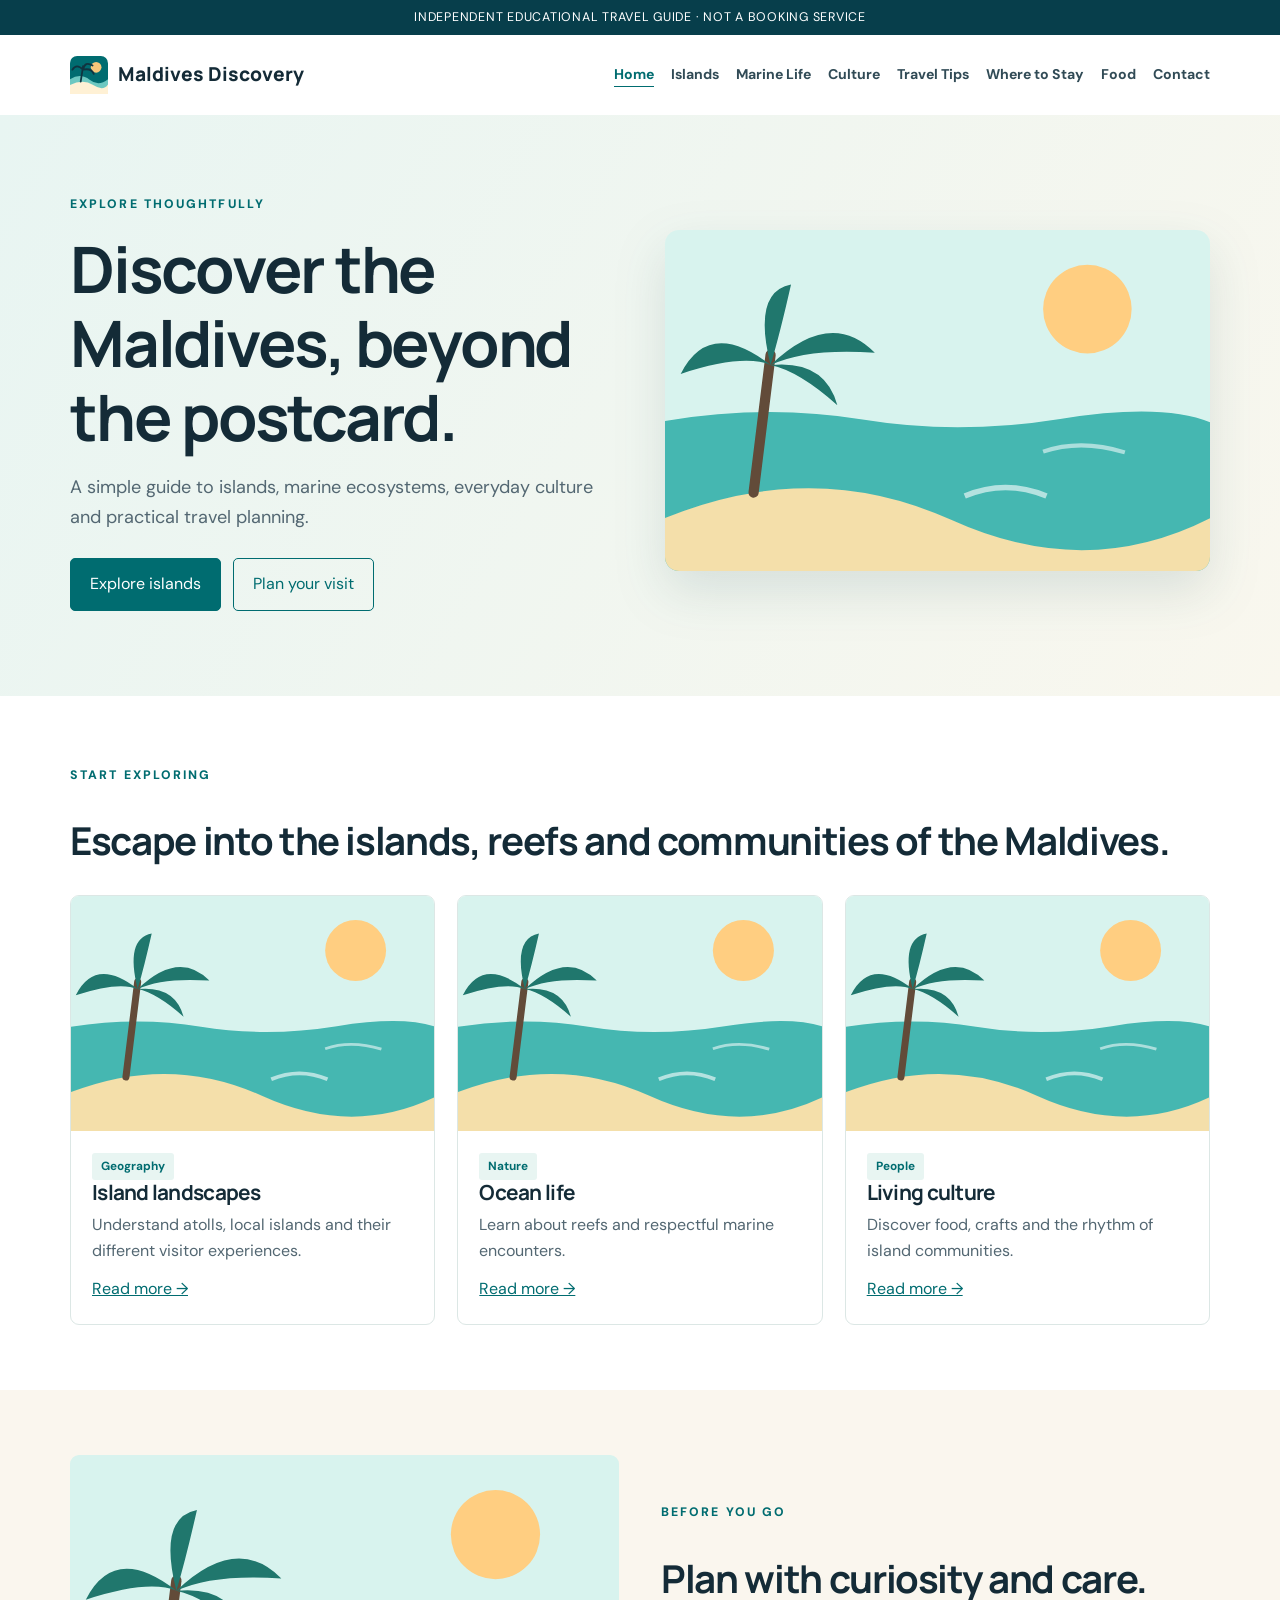
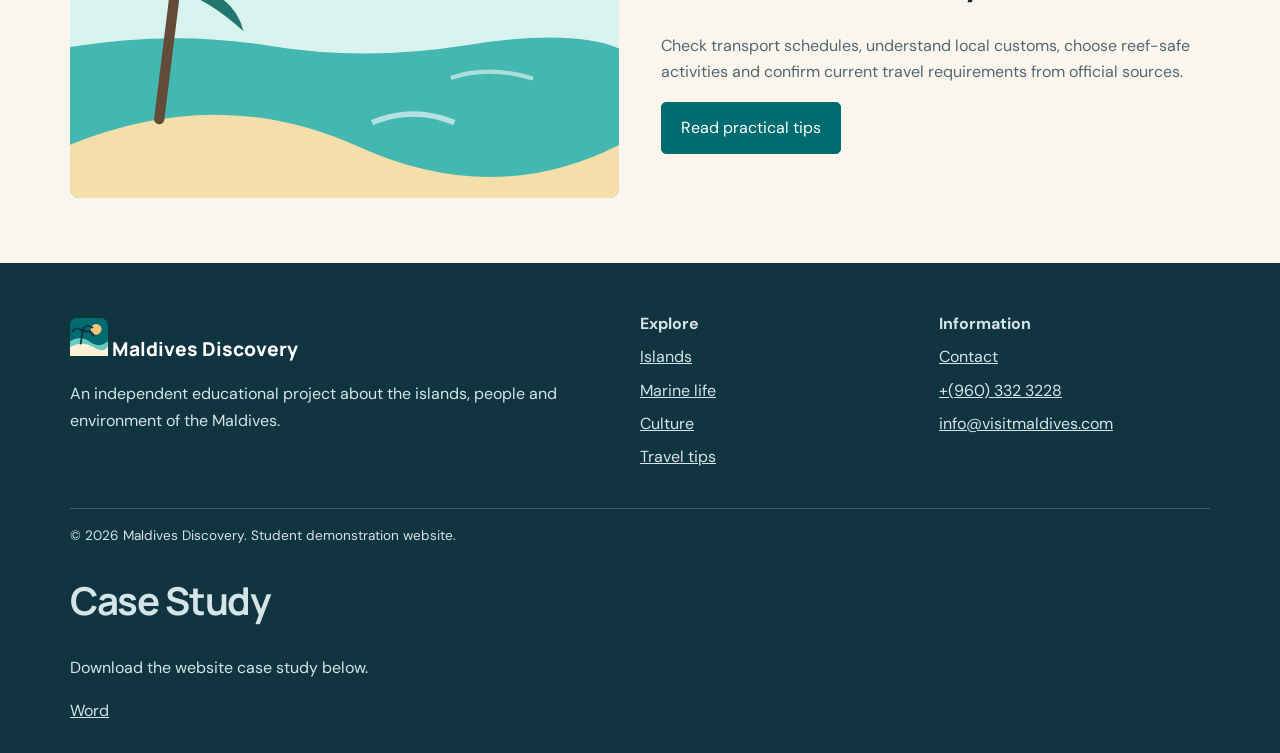
<file: index.html>
<!DOCTYPE html>
<html lang="en">

<head>
    <meta charset="utf-8" />
    <meta content="width=device-width,initial-scale=1" name="viewport" />
    <meta content="Discover the Maldives through an educational guide." name="description" />
    <title>
        Home | Maldives Discovery
    </title>
    <link href="assets/logo.svg" rel="icon" type="image/svg+xml" />
    <link href="assets/style.css" rel="stylesheet" />
    <script defer="" src="assets/script.js">
    </script>
</head>

<body>
    <a class="skip" href="#main">
        Skip to content
    </a>
    <div class="top">
        INDEPENDENT EDUCATIONAL TRAVEL GUIDE &middot; NOT A BOOKING SERVICE
    </div>
    <div class="container">
        <nav aria-label="Main navigation" class="nav">
            <a class="brand" href="index.html">
                <img alt="" src="assets/logo.svg" />
                Maldives Discovery
            </a>
            <button aria-controls="navlinks" aria-expanded="false" class="menu">
                Menu
            </button>
            <div class="links" id="navlinks">
                <a aria-current="page" href="index.html">
                    Home
                </a>
                <a href="islands.html">
                    Islands
                </a>
                <a href="marine.html">
                    Marine Life
                </a>
                <a href="culture.html">
                    Culture
                </a>
                <a href="travel.html">
                    Travel Tips
                </a>
                <a href="stays.html">
                    Where to Stay
                </a>
                <a href="food.html">
                    Food
                </a>
                <a href="contact.html">
                    Contact
                </a>
            </div>
        </nav>
    </div>
    <main id="main">
        <section class="hero">
            <div class="container hero-inner">
                <div>
                    <span class="eyebrow">
                        Explore thoughtfully
                    </span>
                    <h1>
                        Discover the Maldives, beyond the postcard.
                    </h1>
                    <p class="lead">
                        A simple guide to islands, marine ecosystems, everyday culture and practical travel planning.
                    </p>
                    <div class="actions">
                        <a class="btn" href="islands.html">
                            Explore islands
                        </a>
                        <a class="btn secondary" href="travel.html">
                            Plan your visit
                        </a>
                    </div>
                </div>
                <img alt="Real aerial photograph of a palm-lined Maldives beach and turquoise lagoon" class="hero-art"
                    decoding="async" loading="lazy" onerror="this.onerror=null;this.src='assets/islands.svg'"
                    referrerpolicy="no-referrer"
                    src="https://images.unsplash.com/photo-1580452356610-d8428b35410d?q=80&w=627&auto=format&fit=crop&ixlib=rb-4.1.0&ixid=NHwxMjA3fDA%3D" />
            </div>
        </section>
        <section class="section">
            <div class="container">
                <span class="eyebrow">
                    Start exploring
                </span>
                <h2>
                    Escape into the islands, reefs and communities of the Maldives.
                </h2>
                <p class="intro">

                </p>
                <div class="grid">
                    <article class="card" data-category="all">
                        <img alt="Real photograph of a Maldivian island and beach" decoding="async" loading="lazy"
                            onerror="this.onerror=null;this.src='assets/islands.svg'" referrerpolicy="no-referrer"
                            src="https://images.unsplash.com/photo-1610964029130-fed216b99544?q=80&w=1374&auto=format&fit=crop&ixlib=rb-4.1.0&ixid=NHwxMjA3fDA%3D" />
                        <div class="card-content">
                            <span class="tag">
                                Geography
                            </span>
                            <h3>
                                Island landscapes
                            </h3>
                            <p>
                                Understand atolls, local islands and their different visitor experiences.
                            </p>
                            <a href="islands.html">
                                Read more &rarr;
                            </a>
                        </div>
                    </article>
                    <article class="card" data-category="all">
                        <img alt="Real aerial photograph of an island in the Maldives" decoding="async" loading="lazy"
                            onerror="this.onerror=null;this.src='assets/islands.svg'" referrerpolicy="no-referrer"
                            src="https://images.unsplash.com/photo-1768438194652-651b5a6d9580?q=80&w=880&auto=format&fit=crop&ixlib=rb-4.1.0&ixid=NHwxMjA3fDA%3D" />
                        <div class="card-content">
                            <span class="tag">
                                Nature
                            </span>
                            <h3>
                                Ocean life
                            </h3>
                            <p>
                                Learn about reefs and respectful marine encounters.
                            </p>
                            <a href="marine.html">
                                Read more &rarr;
                            </a>
                        </div>
                    </article>
                    <article class="card" data-category="all">
                        <img alt="Real photograph of a coral reef island in the Maldives" decoding="async"
                            loading="lazy" onerror="this.onerror=null;this.src='assets/islands.svg'"
                            referrerpolicy="no-referrer"
                            src="https://images.unsplash.com/photo-1612294590672-fa8da573f09c?w=500&auto=format&fit=crop&q=60&ixlib=rb-4.1.0&ixid=NHwxMjA3fDA%3D" />
                        <div class="card-content">
                            <span class="tag">
                                People
                            </span>
                            <h3>
                                Living culture
                            </h3>
                            <p>
                                Discover food, crafts and the rhythm of island communities.
                            </p>
                            <a href="culture.html">
                                Read more &rarr;
                            </a>
                        </div>
                    </article>
                </div>
            </div>
        </section>
        <section class="section alt">
            <div class="container split">
                <img alt="Real aerial photograph of a palm-lined Maldives beach and turquoise lagoon" decoding="async"
                    loading="lazy" onerror="this.onerror=null;this.src='assets/islands.svg'"
                    referrerpolicy="no-referrer"
                    src="https://images.unsplash.com/photo-1667052965484-d0413a1f2cc8?w=500&auto=format&fit=crop&q=60&ixlib=rb-4.1.0&ixid=NHwxMjA3fDA%3D" />
                <div>
                    <span class="eyebrow">
                        Before you go
                    </span>
                    <h2>
                        Plan with curiosity and care.
                    </h2>
                    <p>
                        Check transport schedules, understand local customs, choose reef-safe activities and confirm
                        current travel requirements from official sources.
                    </p>
                    <a class="btn" href="travel.html">
                        Read practical tips
                    </a>
                </div>
            </div>
        </section>

    </main>
    <footer class="footer">
        <div class="container">
            <div class="footergrid">
                <div>
                    <a class="brand" href="index.html" style="color:white">
                        <img alt="" src="assets/logo.svg" />
                        Maldives Discovery
                    </a>
                    <p>
                        An independent educational project about the islands, people and environment of the Maldives.
                    </p>
                </div>
                <div>
                    <strong>
                        Explore
                    </strong>
                    <a href="islands.html">
                        Islands
                    </a>
                    <a href="marine.html">
                        Marine life
                    </a>
                    <a href="culture.html">
                        Culture
                    </a>
                    <a href="travel.html">
                        Travel tips
                    </a>
                </div>
                <div>
                    <strong>
                        Information
                    </strong>
                    <a href="contact.html">
                        Contact
                    </a>
                    <a href="tel:+9603323228">
                        +(960) 332 3228
                    </a>
                    <a href="mailto:info@visitmaldives.com">
                        info@visitmaldives.com
                    </a>
                </div>
            </div>
            <div class="footerbottom">
                &copy; 2026 Maldives Discovery. Student demonstration website.
            </div>
            <section>
                <h2>Case Study</h2>
                <p>Download the website case study below.</p>

                <a href="case-study/SD1004_Case_Study.docx" download>Word</a>
            </section>

        </div>

    </footer>
</body>

</html>
</file>
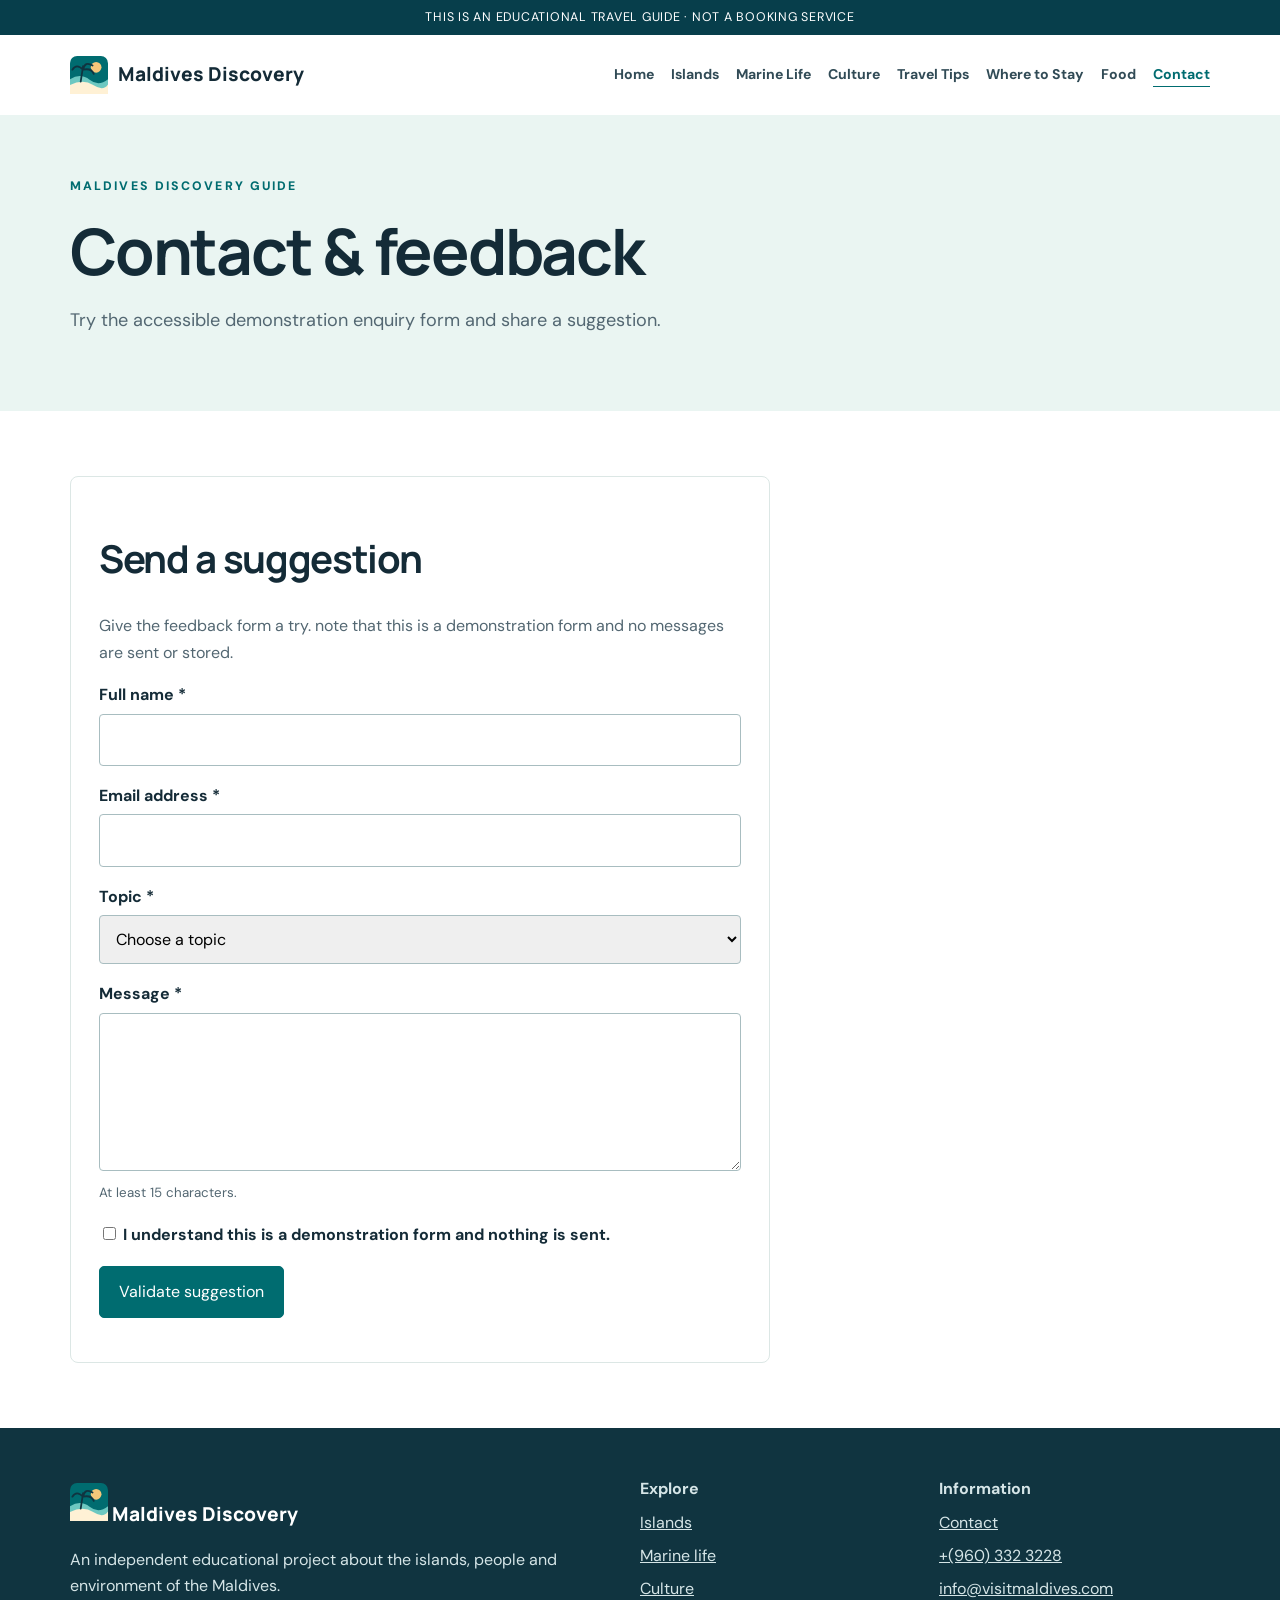
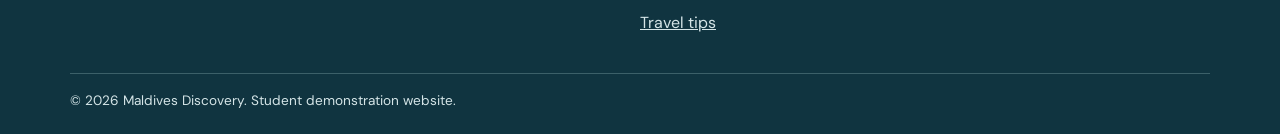
<file: contact.html>
<!DOCTYPE html>
<html lang="en">

<head>
    <meta charset="utf-8" />
    <meta content="width=device-width,initial-scale=1" name="viewport" />
    <meta content="Try the accessible demonstration enquiry form and share a suggestion." name="description" />
    <title>
        Contact &amp; feedback | Maldives Discovery
    </title>
    <link href="assets/logo.svg" rel="icon" type="image/svg+xml" />
    <link href="assets/style.css" rel="stylesheet" />
    <script defer="" src="assets/script.js">
    </script>
</head>

<body>
    <a class="skip" href="#main">
        Skip to content
    </a>
    <div class="top">
        THIS IS AN EDUCATIONAL TRAVEL GUIDE &middot; NOT A BOOKING SERVICE
    </div>
    <div class="container">
        <nav aria-label="Main navigation" class="nav">
            <a class="brand" href="index.html">
                <img alt="" src="assets/logo.svg" />
                Maldives Discovery
            </a>
            <button aria-controls="navlinks" aria-expanded="false" class="menu">
                Menu
            </button>
            <div class="links" id="navlinks">
                <a href="index.html">
                    Home
                </a>
                <a href="islands.html">
                    Islands
                </a>
                <a href="marine.html">
                    Marine Life
                </a>
                <a href="culture.html">
                    Culture
                </a>
                <a href="travel.html">
                    Travel Tips
                </a>
                <a href="stays.html">
                    Where to Stay
                </a>
                <a href="food.html">
                    Food
                </a>
                <a aria-current="page" href="contact.html">
                    Contact
                </a>
            </div>
        </nav>
    </div>
    <main id="main">
        <header class="pagehead">
            <div class="container">
                <span class="eyebrow">
                    Maldives Discovery Guide
                </span>
                <h1>
                    Contact &amp; feedback
                </h1>
                <p class="lead">
                    Try the accessible demonstration enquiry form and share a suggestion.
                </p>
            </div>
        </header>
        <section class="section">
            <div class="container">
                <div class="form-wrap">
                    <h2>
                        Send a suggestion
                    </h2>
                    <p>
                        Give the feedback form a try. note that this is a demonstration form and no messages are sent or stored.
                    </p>
                    <form id="enquiry" novalidate="">
                        <div class="field">
                            <label for="name">
                                Full name *
                            </label>
                            <input autocomplete="name" id="name" minlength="2" name="name" required="" />
                        </div>
                        <div class="field">
                            <label for="email">
                                Email address *
                            </label>
                            <input autocomplete="email" id="email" name="email" required="" type="email" />
                        </div>
                        <div class="field">
                            <label for="topic">
                                Topic *
                            </label>
                            <select id="topic" name="topic" required="">
                                <option value="">
                                    Choose a topic
                                </option>
                                <option>
                                    Island information
                                </option>
                                <option>
                                    Marine environment
                                </option>
                                <option>
                                    Website feedback
                                </option>
                            </select>
                        </div>
                        <div class="field">
                            <label for="message">
                                Message *
                            </label>
                            <textarea id="message" minlength="15" name="message" required="" rows="5"></textarea>
                            <small>
                                At least 15 characters.
                            </small>
                        </div>
                        <div class="field">
                            <label>
                                <input name="consent" required="" style="width:auto" type="checkbox" />
                                I understand this is a demonstration form and nothing is sent. 
                            </label>
                        </div>
                        <button class="btn" type="submit">
                            Validate suggestion
                        </button>
                        <p aria-live="polite" id="form-status" role="status">
                        </p>
                    </form>
                </div>
            </div>
        </section>
    </main>
    <footer class="footer">
        <div class="container">
            <div class="footergrid">
                <div>
                    <a class="brand" href="index.html" style="color:white">
                        <img alt="" src="assets/logo.svg" />
                        Maldives Discovery
                    </a>
                    <p>
                        An independent educational project about the islands, people and environment of the Maldives.
                    </p>
                </div>
                <div>
                    <strong>
                        Explore
                    </strong>
                    <a href="islands.html">
                        Islands
                    </a>
                    <a href="marine.html">
                        Marine life
                    </a>
                    <a href="culture.html">
                        Culture
                    </a>
                    <a href="travel.html">
                        Travel tips
                    </a>
                </div>
                <div>
                    <strong>
                        Information
                    </strong>
                    <a href="contact.html">
                        Contact
                    </a>
                    <a href="tel:+9603323228">
                        +(960) 332 3228
                    </a>
                    <a href="mailto:info@visitmaldives.com">
                        info@visitmaldives.com
                    </a>
                </div>
            </div>
            <div class="footerbottom">
                &copy; 2026 Maldives Discovery. Student demonstration website.
            </div>
        </div>
      
    </footer>
</body>

</html>
</file>
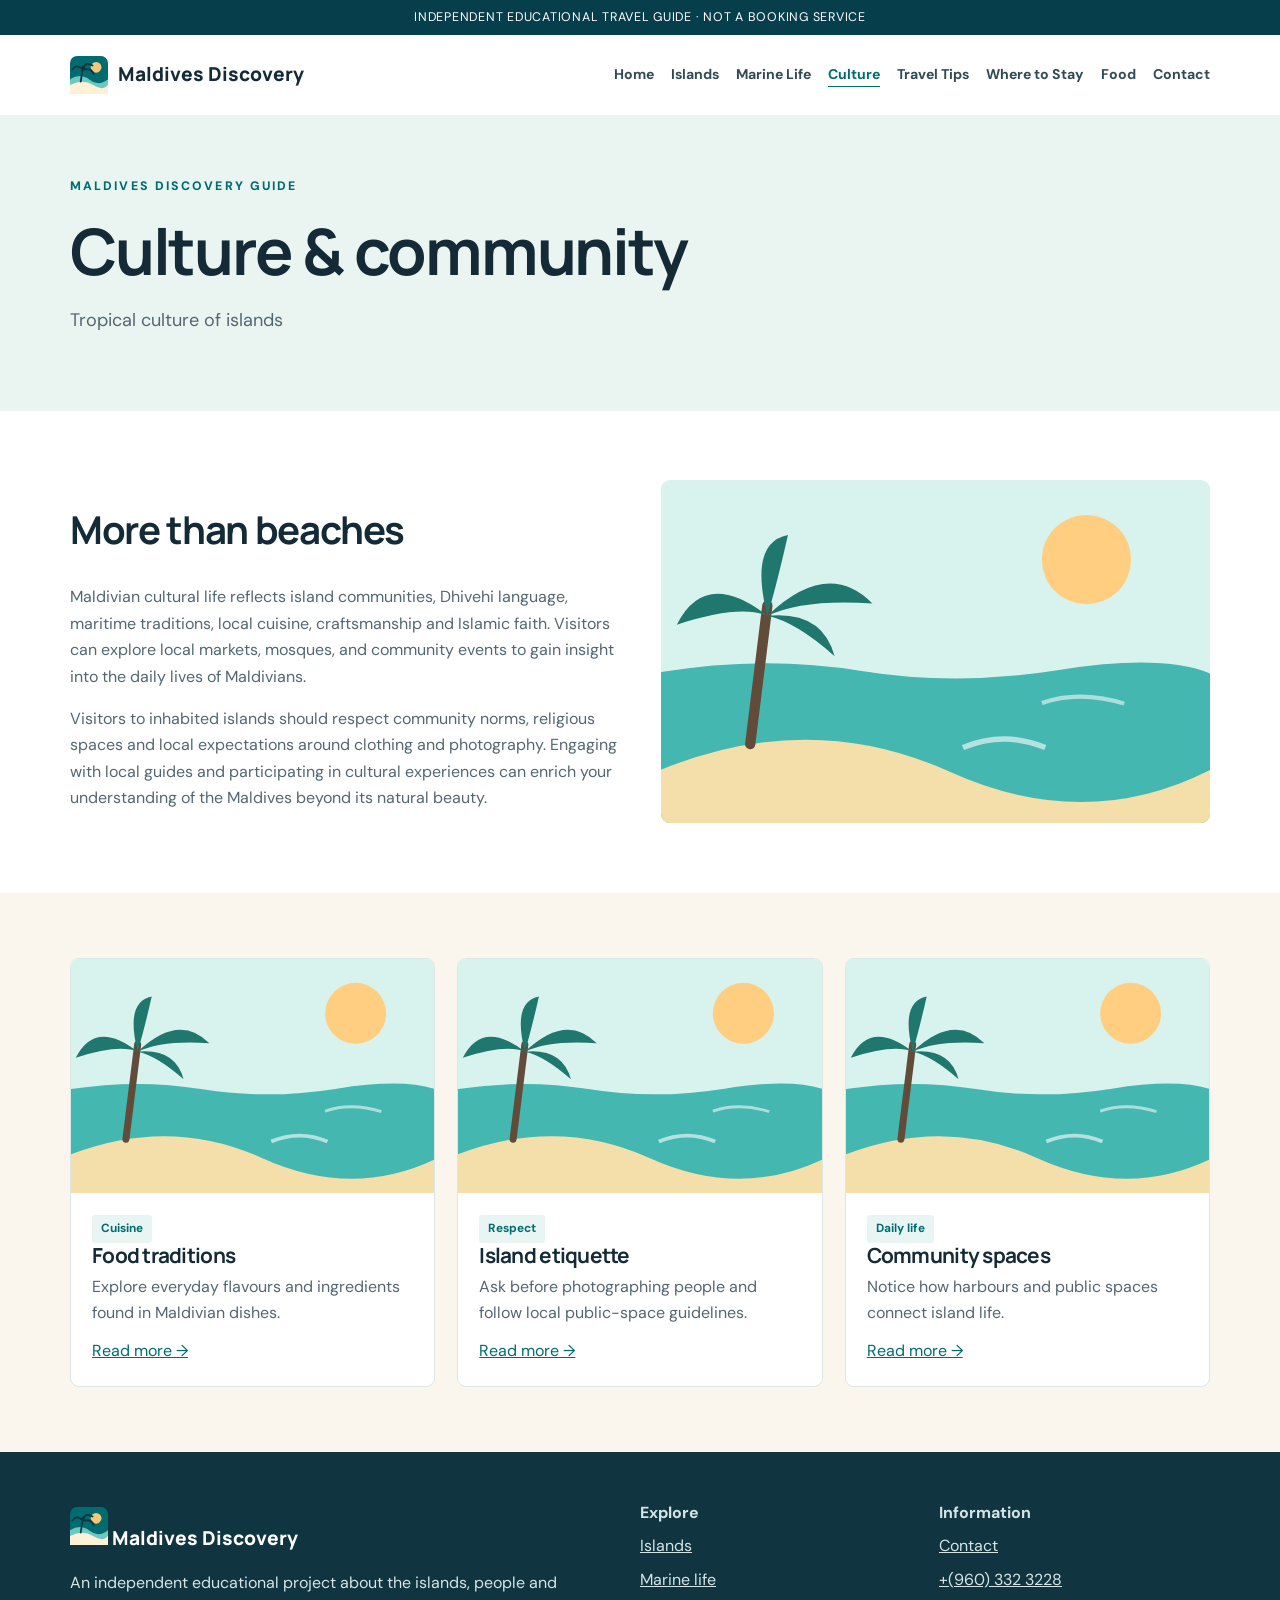
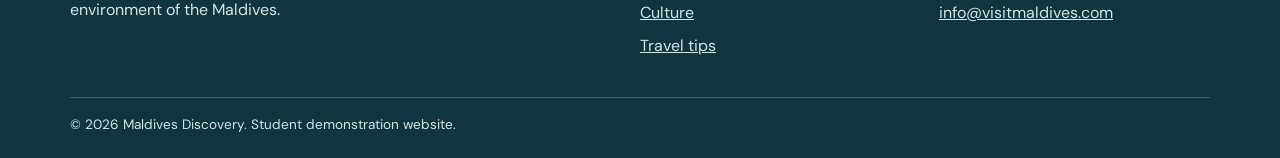
<file: culture.html>
<!DOCTYPE html>
<html lang="en">

<head>
    <meta charset="utf-8" />
    <meta content="width=device-width,initial-scale=1" name="viewport" />
    <meta content="An introduction to everyday island traditions and respectful visiting." name="description" />
    <title>
        Culture &amp; community | Maldives Discovery
    </title>
    <link href="assets/logo.svg" rel="icon" type="image/svg+xml" />
    <link href="assets/style.css" rel="stylesheet" />
    <script defer="" src="assets/script.js">
    </script>
</head>

<body>
    <a class="skip" href="#main">
        Skip to content
    </a>
    <div class="top">
        INDEPENDENT EDUCATIONAL TRAVEL GUIDE &middot; NOT A BOOKING SERVICE
    </div>
    <div class="container">
        <nav aria-label="Main navigation" class="nav">
            <a class="brand" href="index.html">
                <img alt="" src="assets/logo.svg" />
                Maldives Discovery
            </a>
            <button aria-controls="navlinks" aria-expanded="false" class="menu">
                Menu
            </button>
            <div class="links" id="navlinks">
                <a href="index.html">
                    Home
                </a>
                <a href="islands.html">
                    Islands
                </a>
                <a href="marine.html">
                    Marine Life
                </a>
                <a aria-current="page" href="culture.html">
                    Culture
                </a>
                <a href="travel.html">
                    Travel Tips
                </a>
                <a href="stays.html">
                    Where to Stay
                </a>
                <a href="food.html">
                    Food
                </a>
                <a href="contact.html">
                    Contact
                </a>
            </div>
        </nav>
    </div>
    <main id="main">
        <header class="pagehead">
            <div class="container">
                <span class="eyebrow">
                    Maldives Discovery Guide
                </span>
                <h1>
                    Culture &amp; community
                </h1>
                <p class="lead">
                    Tropical culture of islands
                </p>
            </div>
        </header>
        <section class="section">
            <div class="container split">
                <div>
                    <h2>
                        More than beaches
                    </h2>
                    <p>
                        Maldivian cultural life reflects island communities, Dhivehi language, maritime traditions,
                        local cuisine, craftsmanship and Islamic faith. Visitors can explore local markets, mosques, and community events to gain insight into the daily lives of Maldivians.
                    </p>
                    <p>
                        Visitors to inhabited islands should respect community norms, religious spaces and local
                        expectations around clothing and photography. Engaging with local guides and participating in cultural experiences can enrich your understanding of the Maldives beyond its natural beauty.
                    </p>
                </div>
                <img alt="Picture of an island beach" decoding="async"
                    loading="lazy" onerror="this.onerror=null;this.src='assets/islands.svg'"
                    referrerpolicy="no-referrer"
                    src="https://images.unsplash.com/photo-1612900631470-ee489f0006fd?auto=format&amp;fit=crop&amp;w=1600&amp;q=85" />
            </div>
        </section>
        <section class="section alt">
            <div class="container">
                <div class="grid">
                    <article class="card" data-category="all">
                        <img alt="Cuisine of the Maldives" decoding="async" loading="lazy"
                            onerror="this.onerror=null;this.src='assets/islands.svg'" referrerpolicy="no-referrer"
                            src="https://images.unsplash.com/photo-1595241387387-799499f46f3a?q=80&w=737&auto=format&fit=crop&ixlib=rb-4.1.0&ixid=NHwxMjA3fDA%3D" />
                        <div class="card-content">
                            <span class="tag">
                                Cuisine
                            </span>
                            <h3>
                                Food traditions
                            </h3>
                            <p>
                                Explore everyday flavours and ingredients found in Maldivian dishes.
                            </p>
                            <a href="food.html">
                                Read more &rarr;
                            </a>
                        </div>
                    </article>
                    <article class="card" data-category="all">
                        <img alt="Real aerial photograph of an island in the Maldives" decoding="async" loading="lazy"
                            onerror="this.onerror=null;this.src='assets/islands.svg'" referrerpolicy="no-referrer"
                            src="https://images.unsplash.com/photo-1603477849227-705c424d1d80?q=80&w=1374&auto=format&fit=crop&ixlib=rb-4.1.0&ixid=NHwxMjA3fDA%3D" />
                        <div class="card-content">
                            <span class="tag">
                                Respect
                            </span>
                            <h3>
                                Island etiquette
                            </h3>
                            <p>
                                Ask before photographing people and follow local public-space guidelines.
                            </p>
                            <a href="travel.html">
                                Read more &rarr;
                            </a>
                        </div>
                    </article>
                    <article class="card" data-category="all">
                        <img alt="Real photograph of a coral reef island in the Maldives" decoding="async"
                            loading="lazy" onerror="this.onerror=null;this.src='assets/islands.svg'"
                            referrerpolicy="no-referrer"
                            src="https://images.unsplash.com/photo-1759675332765-58a4b4cc1939?q=80&w=794&auto=format&fit=crop&ixlib=rb-4.1.0&ixid=NHwxMjA3fDA%3D" />
                        <div class="card-content">
                            <span class="tag">
                                Daily life
                            </span>
                            <h3>
                                Community spaces
                            </h3>
                            <p>
                                Notice how harbours and public spaces connect island life.
                            </p>
                            <a href="islands.html">
                                Read more &rarr;
                            </a>
                        </div>
                    </article>
                </div>
            </div>
        </section>
    </main>
    <footer class="footer">
        <div class="container">
            <div class="footergrid">
                <div>
                    <a class="brand" href="index.html" style="color:white">
                        <img alt="" src="assets/logo.svg" />
                        Maldives Discovery
                    </a>
                    <p>
                        An independent educational project about the islands, people and environment of the Maldives.
                    </p>
                </div>
                <div>
                    <strong>
                        Explore
                    </strong>
                    <a href="islands.html">
                        Islands
                    </a>
                    <a href="marine.html">
                        Marine life
                    </a>
                    <a href="culture.html">
                        Culture
                    </a>
                    <a href="travel.html">
                        Travel tips
                    </a>
                </div>
                <div>
                    <strong>
                        Information
                    </strong>
                    <a href="contact.html">
                        Contact
                    </a>
                   <a href="tel:+9603323228">
                        +(960) 332 3228
                    </a>
                    <a href="mailto:info@visitmaldives.com">
                        info@visitmaldives.com
                    </a>
                </div>
            </div>
            <div class="footerbottom">
                &copy; 2026 Maldives Discovery. Student demonstration website.
            </div>
        </div>
        
    </footer>
</body>

</html>
</file>
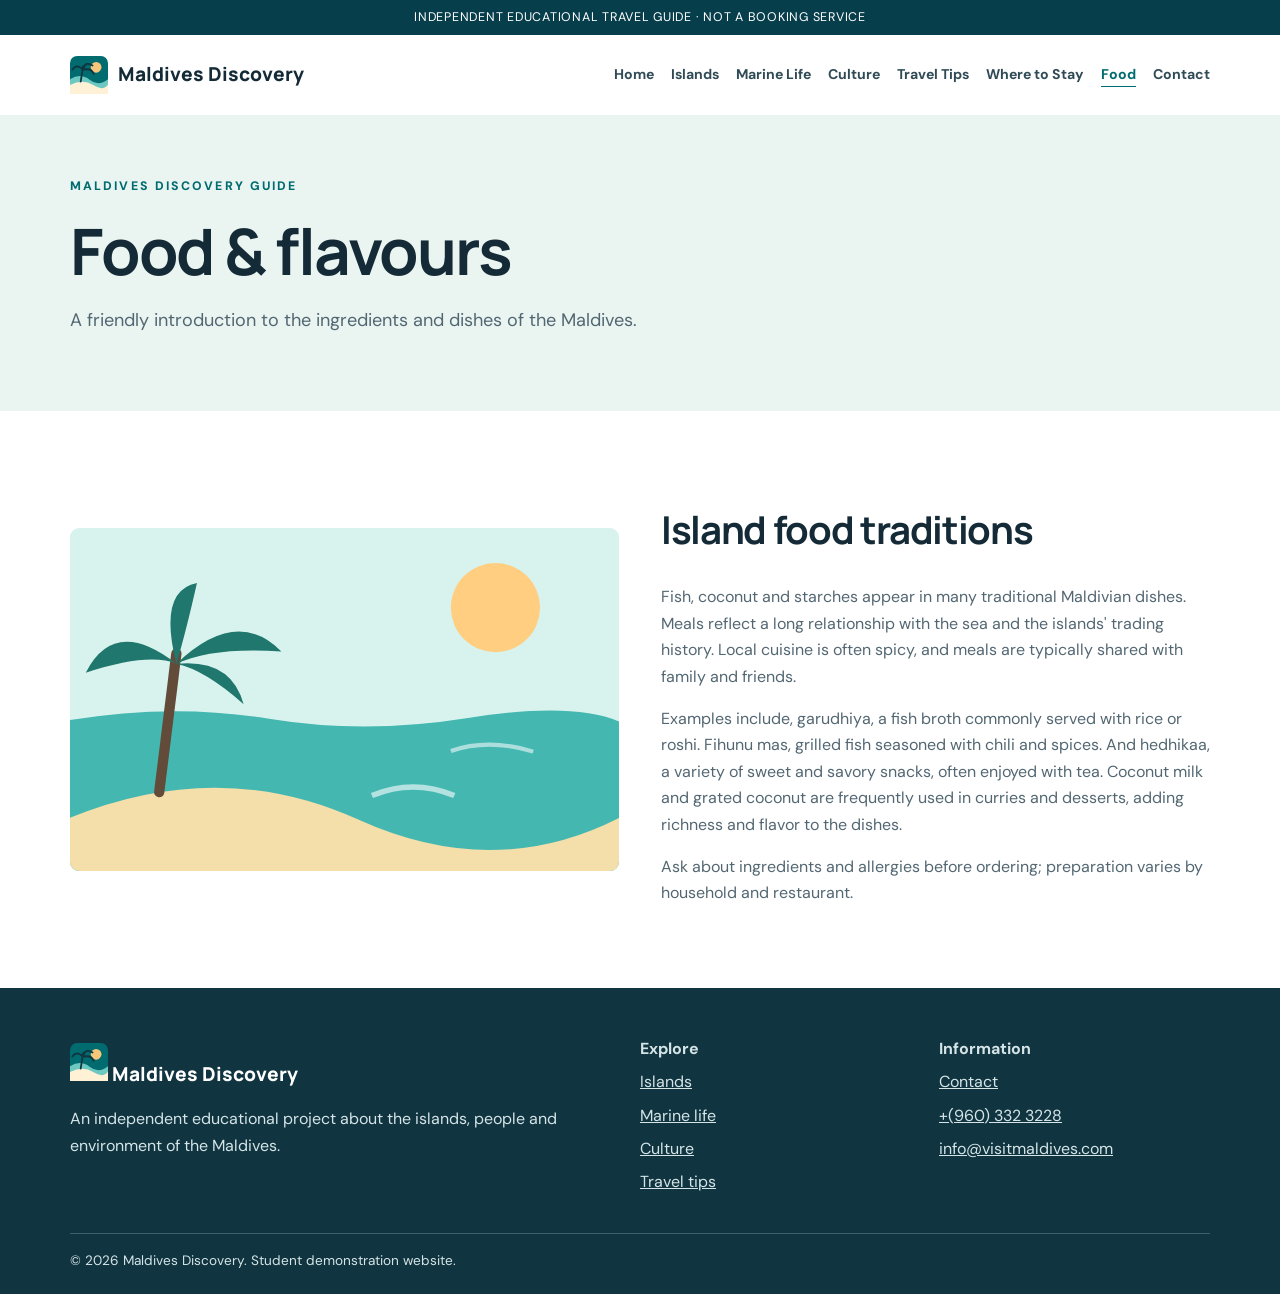
<file: food.html>
<!DOCTYPE html>
<html lang="en">

<head>
    <meta charset="utf-8" />
    <meta content="width=device-width,initial-scale=1" name="viewport" />
    <meta content="A friendly introduction to the ingredients and dishes of the Maldives." name="description" />
    <title>
        Food &amp; flavours | Maldives Discovery
    </title>
    <link href="assets/logo.svg" rel="icon" type="image/svg+xml" />
    <link href="assets/style.css" rel="stylesheet" />
    <script defer="" src="assets/script.js">
    </script>
</head>

<body>
    <a class="skip" href="#main">
        Skip to content
    </a>
    <div class="top">
        INDEPENDENT EDUCATIONAL TRAVEL GUIDE &middot; NOT A BOOKING SERVICE
    </div>
    <div class="container">
        <nav aria-label="Main navigation" class="nav">
            <a class="brand" href="index.html">
                <img alt="" src="assets/logo.svg" />
                Maldives Discovery
            </a>
            <button aria-controls="navlinks" aria-expanded="false" class="menu">
                Menu
            </button>
            <div class="links" id="navlinks">
                <a href="index.html">
                    Home
                </a>
                <a href="islands.html">
                    Islands
                </a>
                <a href="marine.html">
                    Marine Life
                </a>
                <a href="culture.html">
                    Culture
                </a>
                <a href="travel.html">
                    Travel Tips
                </a>
                <a href="stays.html">
                    Where to Stay
                </a>
                <a aria-current="page" href="food.html">
                    Food
                </a>
                <a href="contact.html">
                    Contact
                </a>
            </div>
        </nav>
    </div>
    <main id="main">
        <header class="pagehead">
            <div class="container">
                <span class="eyebrow">
                    Maldives Discovery Guide
                </span>
                <h1>
                    Food &amp; flavours
                </h1>
                <p class="lead">
                    A friendly introduction to the ingredients and dishes of the Maldives.
                </p>
            </div>
        </header>
        <section class="section">
            <div class="container split">
                <img alt="Maldivian cuisine" decoding="async"
                    loading="lazy" onerror="this.onerror=null;this.src='assets/islands.svg'"
                    referrerpolicy="no-referrer"
                    src="https://visitmaldives.s3.amazonaws.com/edYGMDol/c/clfqnhrt-large.jpg" />
                <div>
                    <h2>
                        Island food traditions
                    </h2>
                    <p>
                        Fish, coconut and starches appear in many traditional Maldivian dishes. Meals reflect a long
                        relationship with the sea and the islands' trading history. Local cuisine is often spicy, and meals are typically shared with family and friends.
                    </p>
                    <p>
                        Examples include, garudhiya, a fish
                        broth commonly served with rice or roshi. Fihunu mas, grilled fish seasoned with chili and spices. And hedhikaa, a variety of sweet and savory snacks, often enjoyed with tea. Coconut milk and grated coconut are frequently used in curries and desserts, adding richness and flavor to the dishes.
                    </p>
                    <p>
                        Ask about ingredients and allergies before ordering; preparation varies by household and
                        restaurant.
                    </p>
                </div>
            </div>
        </section>
    </main>
    <footer class="footer">
        <div class="container">
            <div class="footergrid">
                <div>
                    <a class="brand" href="index.html" style="color:white">
                        <img alt="" src="assets/logo.svg" />
                        Maldives Discovery
                    </a>
                    <p>
                        An independent educational project about the islands, people and environment of the Maldives.
                    </p>
                </div>
                <div>
                    <strong>
                        Explore
                    </strong>
                    <a href="islands.html">
                        Islands
                    </a>
                    <a href="marine.html">
                        Marine life
                    </a>
                    <a href="culture.html">
                        Culture
                    </a>
                    <a href="travel.html">
                        Travel tips
                    </a>
                </div>
                <div>
                    <strong>
                        Information
                    </strong>
                    <a href="contact.html">
                        Contact
                    </a>
                    <a href="tel:+9603323228">
                        +(960) 332 3228
                    </a>
                    <a href="mailto:info@visitmaldives.com">
                        info@visitmaldives.com
                    </a>
                </div>
            </div>
            <div class="footerbottom">
                &copy; 2026 Maldives Discovery. Student demonstration website.
            </div>
        </div>
        
    </footer>
</body>

</html>
</file>
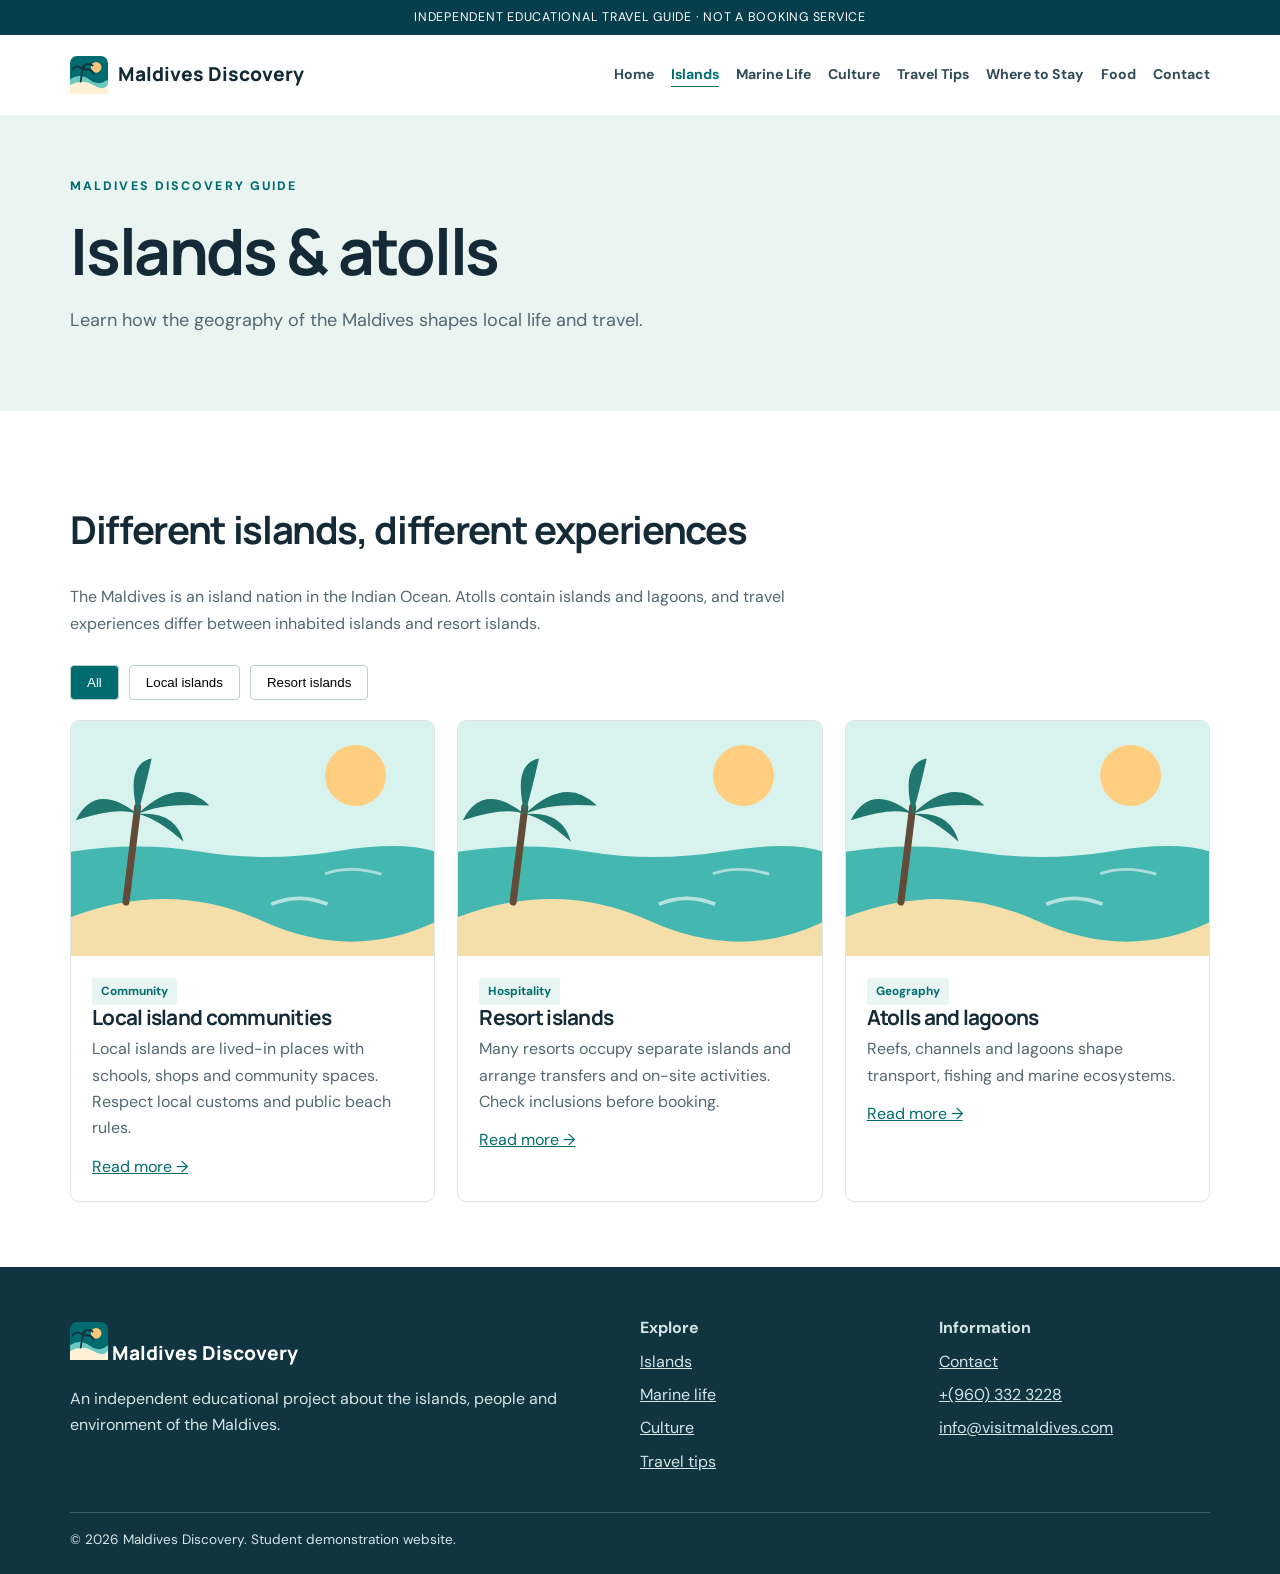
<file: islands.html>
<!DOCTYPE html>
<html lang="en">

<head>
    <meta charset="utf-8" />
    <meta content="width=device-width,initial-scale=1" name="viewport" />
    <meta content="Learn how the geography of the Maldives shapes local life and travel." name="description" />
    <title>
        Islands &amp; atolls | Maldives Discovery
    </title>
    <link href="assets/logo.svg" rel="icon" type="image/svg+xml" />
    <link href="assets/style.css" rel="stylesheet" />
    <script defer="" src="assets/script.js">
    </script>
</head>

<body>
    <a class="skip" href="#main">
        Skip to content
    </a>
    <div class="top">
        INDEPENDENT EDUCATIONAL TRAVEL GUIDE &middot; NOT A BOOKING SERVICE
    </div>
    <div class="container">
        <nav aria-label="Main navigation" class="nav">
            <a class="brand" href="index.html">
                <img alt="" src="assets/logo.svg" />
                Maldives Discovery
            </a>
            <button aria-controls="navlinks" aria-expanded="false" class="menu">
                Menu
            </button>
            <div class="links" id="navlinks">
                <a href="index.html">
                    Home
                </a>
                <a aria-current="page" href="islands.html">
                    Islands
                </a>
                <a href="marine.html">
                    Marine Life
                </a>
                <a href="culture.html">
                    Culture
                </a>
                <a href="travel.html">
                    Travel Tips
                </a>
                <a href="stays.html">
                    Where to Stay
                </a>
                <a href="food.html">
                    Food
                </a>
                <a href="contact.html">
                    Contact
                </a>
            </div>
        </nav>
    </div>
    <main id="main">
        <header class="pagehead">
            <div class="container">
                <span class="eyebrow">
                    Maldives Discovery Guide
                </span>
                <h1>
                    Islands &amp; atolls
                </h1>
                <p class="lead">
                    Learn how the geography of the Maldives shapes local life and travel.
                </p>
            </div>
        </header>
        <section class="section">
            <div class="container">
                <h2>
                    Different islands, different experiences
                </h2>
                <p class="intro">
                    The Maldives is an island nation in the Indian Ocean. Atolls contain islands and lagoons, and travel
                    experiences differ between inhabited islands and resort islands.
                </p>
                <div aria-label="Filter island experiences" class="filterbar" role="group">
                    <button aria-pressed="true" class="active" data-filter="all">
                        All
                    </button>
                    <button aria-pressed="false" data-filter="local">
                        Local islands
                    </button>
                    <button aria-pressed="false" data-filter="resort">
                        Resort islands
                    </button>
                </div>
                <div class="grid">
                    <article class="card" data-category="local">
                        <img alt="Real aerial photograph of a palm-lined Maldives beach and turquoise lagoon"
                            decoding="async" loading="lazy" onerror="this.onerror=null;this.src='assets/islands.svg'"
                            referrerpolicy="no-referrer"
                            src="https://images.unsplash.com/photo-1607216100231-a232856160b0?q=80&w=1470&auto=format&fit=crop&ixlib=rb-4.1.0&ixid=NHwxMjA3fDA%3D" />
                        <div class="card-content">
                            <span class="tag">
                                Community
                            </span>
                            <h3>
                                Local island communities
                            </h3>
                            <p>
                                Local islands are lived-in places with schools, shops and community spaces. Respect
                                local customs and public beach rules.
                            </p>
                            <a href="culture.html">
                                Read more &rarr;
                            </a>
                        </div>
                    </article>
                    <article class="card" data-category="resort">
                        <img alt="Real photograph of a Maldivian island and beach" decoding="async" loading="lazy"
                            onerror="this.onerror=null;this.src='assets/islands.svg'" referrerpolicy="no-referrer"
                            src="https://images.unsplash.com/photo-1787142956487-aef977d9e567?w=500&auto=format&fit=crop&q=60&ixlib=rb-4.1.0&ixid=NHwxMjA3fDA%3D" />
                        <div class="card-content">
                            <span class="tag">
                                Hospitality
                            </span>
                            <h3>
                                Resort islands
                            </h3>
                            <p>
                                Many resorts occupy separate islands and arrange transfers and on-site activities. Check
                                inclusions before booking.
                            </p>
                            <a href="stays.html">
                                Read more &rarr;
                            </a>
                        </div>
                    </article>
                    <article class="card" data-category="local">
                        <img alt="Real aerial photograph of an island in the Maldives" decoding="async" loading="lazy"
                            onerror="this.onerror=null;this.src='assets/islands.svg'" referrerpolicy="no-referrer"
                            src="https://images.unsplash.com/photo-1537162998323-3d3675e0e87c?q=80&w=1633&auto=format&fit=crop&ixlib=rb-4.1.0&ixid=NHwxMjA3fDA%3D" />
                        <div class="card-content">
                            <span class="tag">
                                Geography
                            </span>
                            <h3>
                                Atolls and lagoons
                            </h3>
                            <p>
                                Reefs, channels and lagoons shape transport, fishing and marine ecosystems.
                            </p>
                            <a href="marine.html">
                                Read more &rarr;
                            </a>
                        </div>
                    </article>
                </div>
            </div>
        </section>
    </main>
    <footer class="footer">
        <div class="container">
            <div class="footergrid">
                <div>
                    <a class="brand" href="index.html" style="color:white">
                        <img alt="" src="assets/logo.svg" />
                        Maldives Discovery
                    </a>
                    <p>
                        An independent educational project about the islands, people and environment of the Maldives.
                    </p>
                </div>
                <div>
                    <strong>
                        Explore
                    </strong>
                    <a href="islands.html">
                        Islands
                    </a>
                    <a href="marine.html">
                        Marine life
                    </a>
                    <a href="culture.html">
                        Culture
                    </a>
                    <a href="travel.html">
                        Travel tips
                    </a>
                </div>
                <div>
                    <strong>
                        Information
                    </strong>
                    <a href="contact.html">
                        Contact
                    </a>
                    <a href="tel:+9603323228">
                        +(960) 332 3228
                    </a>
                    <a href="mailto:info@visitmaldives.com">
                        info@visitmaldives.com
                    </a>
                </div>
            </div>
            <div class="footerbottom">
                &copy; 2026 Maldives Discovery. Student demonstration website.
            </div>
        </div>
        
    </footer>
</body>

</html>
</file>
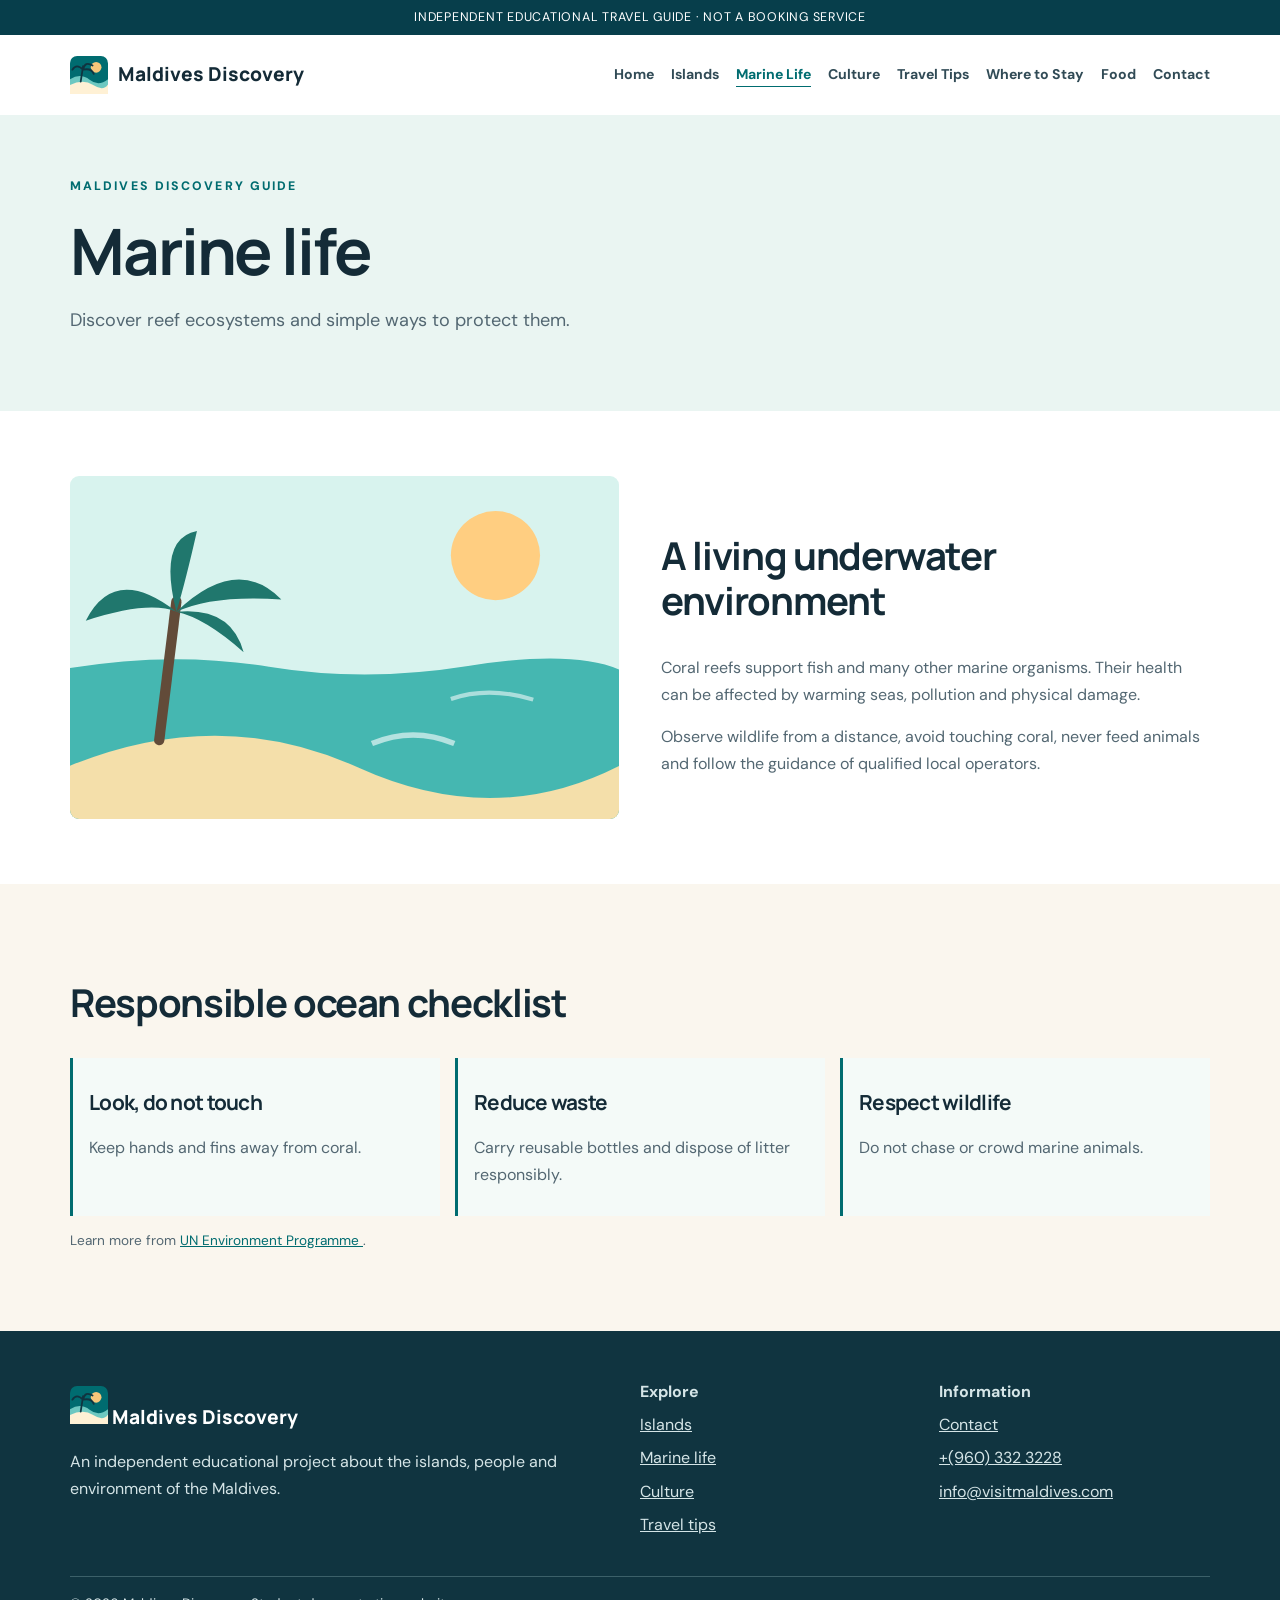
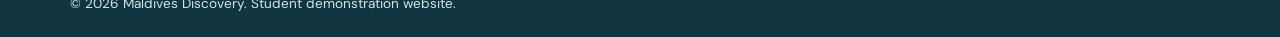
<file: marine.html>
<!DOCTYPE html>
<html lang="en">

<head>
    <meta charset="utf-8" />
    <meta content="width=device-width,initial-scale=1" name="viewport" />
    <meta content="Discover reef ecosystems and simple ways to protect them." name="description" />
    <title>
        Marine life | Maldives Discovery
    </title>
    <link href="assets/logo.svg" rel="icon" type="image/svg+xml" />
    <link href="assets/style.css" rel="stylesheet" />
    <script defer="" src="assets/script.js">
    </script>
</head>

<body>
    <a class="skip" href="#main">
        Skip to content
    </a>
    <div class="top">
        INDEPENDENT EDUCATIONAL TRAVEL GUIDE &middot; NOT A BOOKING SERVICE
    </div>
    <div class="container">
        <nav aria-label="Main navigation" class="nav">
            <a class="brand" href="index.html">
                <img alt="" src="assets/logo.svg" />
                Maldives Discovery
            </a>
            <button aria-controls="navlinks" aria-expanded="false" class="menu">
                Menu
            </button>
            <div class="links" id="navlinks">
                <a href="index.html">
                    Home
                </a>
                <a href="islands.html">
                    Islands
                </a>
                <a aria-current="page" href="marine.html">
                    Marine Life
                </a>
                <a href="culture.html">
                    Culture
                </a>
                <a href="travel.html">
                    Travel Tips
                </a>
                <a href="stays.html">
                    Where to Stay
                </a>
                <a href="food.html">
                    Food
                </a>
                <a href="contact.html">
                    Contact
                </a>
            </div>
        </nav>
    </div>
    <main id="main">
        <header class="pagehead">
            <div class="container">
                <span class="eyebrow">
                    Maldives Discovery Guide
                </span>
                <h1>
                    Marine life
                </h1>
                <p class="lead">
                    Discover reef ecosystems and simple ways to protect them.
                </p>
            </div>
        </header>
        <section class="section">
            <div class="container split">
                <img alt="Real aerial photograph of a palm-lined Maldives beach and turquoise lagoon" decoding="async"
                    loading="lazy" onerror="this.onerror=null;this.src='assets/islands.svg'"
                    referrerpolicy="no-referrer"
                    src="https://images.unsplash.com/photo-1547356305-3608cae0f8de?w=500&auto=format&fit=crop&q=60&ixlib=rb-4.1.0&ixid=NHwxMjA3fDA%3D" />
                <div>
                    <h2>
                        A living underwater environment
                    </h2>
                    <p>
                        Coral reefs support fish and many other marine organisms. Their health can be affected by
                        warming seas, pollution and physical damage.
                    </p>
                    <p>
                        Observe wildlife from a distance, avoid touching coral, never feed animals and follow the
                        guidance of qualified local operators.
                    </p>
                </div>
            </div>
        </section>
        <section class="section alt">
            <div class="container">
                <h2>
                    Responsible ocean checklist
                </h2>
                <div class="facts">
                    <div class="fact">
                        <h3>
                            Look, do not touch
                        </h3>
                        <p>
                            Keep hands and fins away from coral.
                        </p>
                    </div>
                    <div class="fact">
                        <h3>
                            Reduce waste
                        </h3>
                        <p>
                            Carry reusable bottles and dispose of litter responsibly.
                        </p>
                    </div>
                    <div class="fact">
                        <h3>
                            Respect wildlife
                        </h3>
                        <p>
                            Do not chase or crowd marine animals.
                        </p>
                    </div>
                </div>
                <p class="tiny">
                    Learn more from
                    <a href="https://www.unep.org/" rel="noopener noreferrer" target="_blank">
                        UN Environment Programme
                    </a>
                    .
                </p>
            </div>
        </section>
    </main>
    <footer class="footer">
        <div class="container">
            <div class="footergrid">
                <div>
                    <a class="brand" href="index.html" style="color:white">
                        <img alt="" src="assets/logo.svg" />
                        Maldives Discovery
                    </a>
                    <p>
                        An independent educational project about the islands, people and environment of the Maldives.
                    </p>
                </div>
                <div>
                    <strong>
                        Explore
                    </strong>
                    <a href="islands.html">
                        Islands
                    </a>
                    <a href="marine.html">
                        Marine life
                    </a>
                    <a href="culture.html">
                        Culture
                    </a>
                    <a href="travel.html">
                        Travel tips
                    </a>
                </div>
                <div>
                    <strong>
                        Information
                    </strong>
                    <a href="contact.html">
                        Contact
                    </a>
                    <a href="tel:+9603323228">
                        +(960) 332 3228
                    </a>
                    <a href="mailto:info@visitmaldives.com">
                        info@visitmaldives.com
                    </a>
                    </a>
                </div>
            </div>
            <div class="footerbottom">
                &copy; 2026 Maldives Discovery. Student demonstration website.
            </div>
        </div>
       
    </footer>
</body>

</html>
</file>
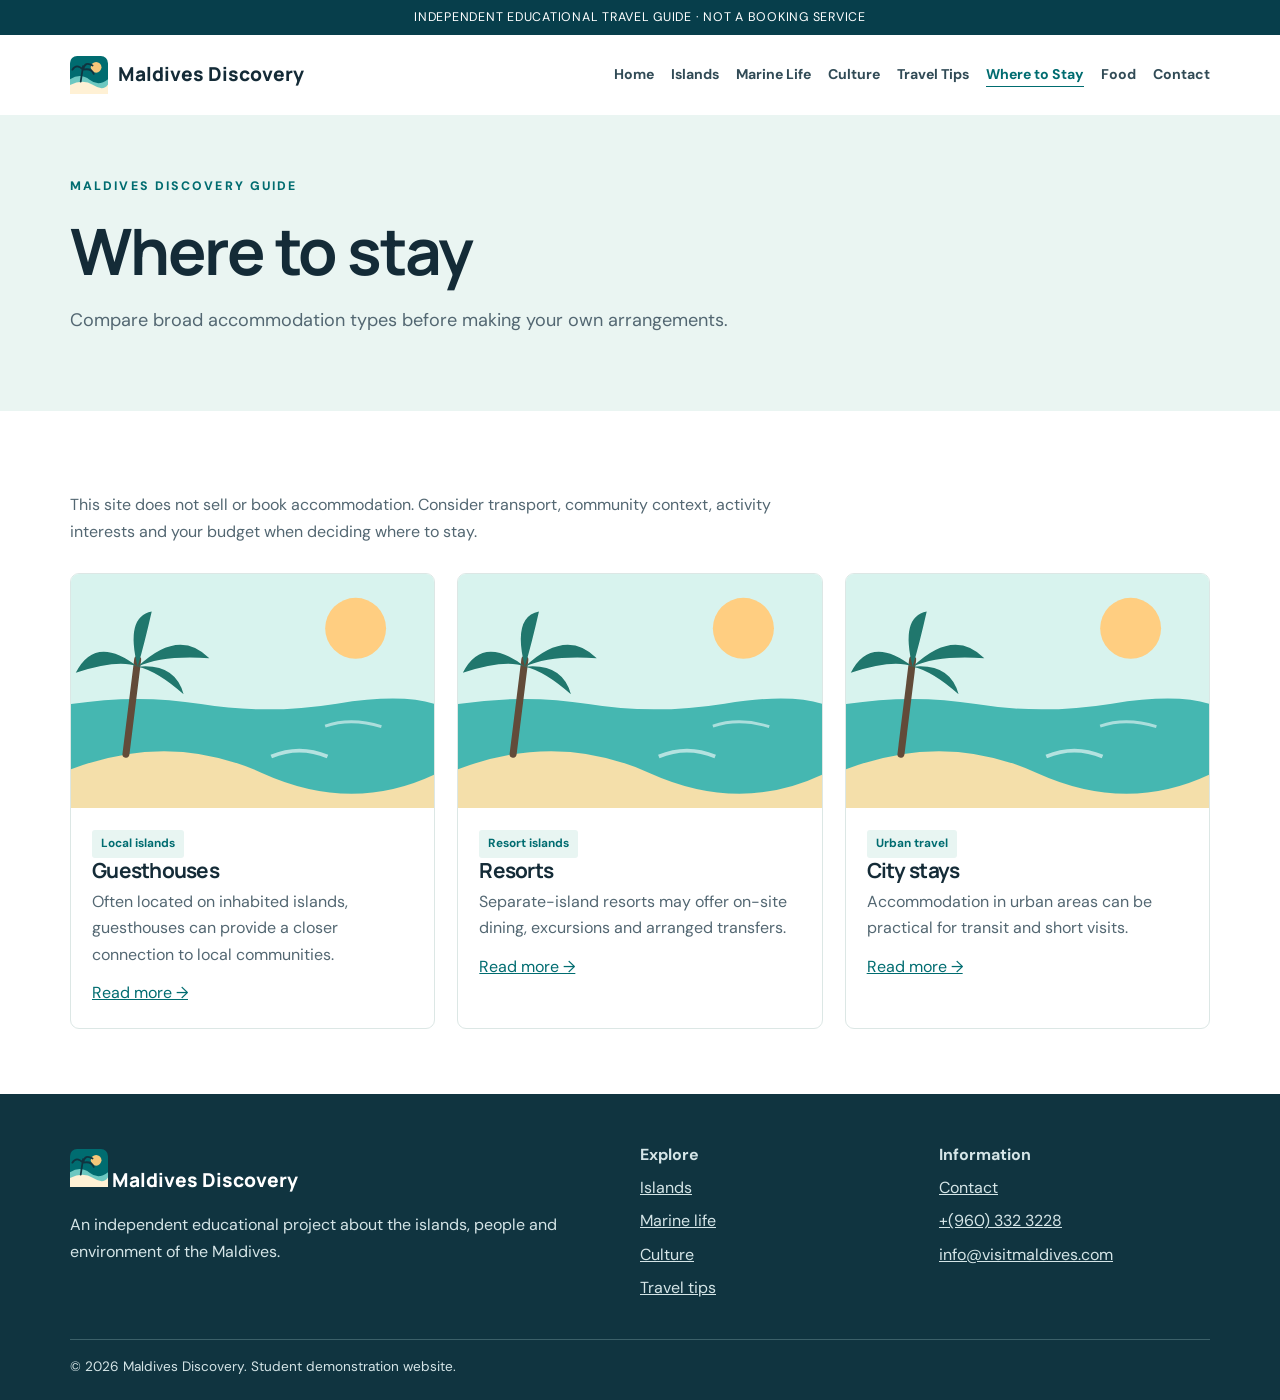
<file: stays.html>
<!DOCTYPE html>
<html lang="en">

<head>
    <meta charset="utf-8" />
    <meta content="width=device-width,initial-scale=1" name="viewport" />
    <meta content="Compare broad accommodation types before making your own arrangements." name="description" />
    <title>
        Where to stay | Maldives Discovery
    </title>
    <link href="assets/logo.svg" rel="icon" type="image/svg+xml" />
    <link href="assets/style.css" rel="stylesheet" />
    <script defer="" src="assets/script.js">
    </script>
</head>

<body>
    <a class="skip" href="#main">
        Skip to content
    </a>
    <div class="top">
        INDEPENDENT EDUCATIONAL TRAVEL GUIDE &middot; NOT A BOOKING SERVICE
    </div>
    <div class="container">
        <nav aria-label="Main navigation" class="nav">
            <a class="brand" href="index.html">
                <img alt="" src="assets/logo.svg" />
                Maldives Discovery
            </a>
            <button aria-controls="navlinks" aria-expanded="false" class="menu">
                Menu
            </button>
            <div class="links" id="navlinks">
                <a href="index.html">
                    Home
                </a>
                <a href="islands.html">
                    Islands
                </a>
                <a href="marine.html">
                    Marine Life
                </a>
                <a href="culture.html">
                    Culture
                </a>
                <a href="travel.html">
                    Travel Tips
                </a>
                <a aria-current="page" href="stays.html">
                    Where to Stay
                </a>
                <a href="food.html">
                    Food
                </a>
                <a href="contact.html">
                    Contact
                </a>
            </div>
        </nav>
    </div>
    <main id="main">
        <header class="pagehead">
            <div class="container">
                <span class="eyebrow">
                    Maldives Discovery Guide
                </span>
                <h1>
                    Where to stay
                </h1>
                <p class="lead">
                    Compare broad accommodation types before making your own arrangements.
                </p>
            </div>
        </header>
        <section class="section">
            <div class="container">
                <p class="intro">
                    This site does not sell or book accommodation. Consider transport, community context, activity
                    interests and your budget when deciding where to stay.
                </p>
                <div class="grid">
                    <article class="card" data-category="all">
                        <img alt="Real aerial photograph of a palm-lined Maldives beach and turquoise lagoon"
                            decoding="async" loading="lazy" onerror="this.onerror=null;this.src='assets/islands.svg'"
                            referrerpolicy="no-referrer"
                            src="https://images.unsplash.com/photo-1675622836287-8794344e9b9b?w=500&auto=format&fit=crop&q=60&ixlib=rb-4.1.0&ixid=NHwxMjA3fDA%3D" />
                        <div class="card-content">
                            <span class="tag">
                                Local islands
                            </span>
                            <h3>
                                Guesthouses
                            </h3>
                            <p>
                                Often located on inhabited islands, guesthouses can provide a closer connection to local
                                communities.
                            </p>
                            <a href="islands.html">
                                Read more &rarr;
                            </a>
                        </div>
                    </article>
                    <article class="card" data-category="all">
                        <img alt="Real photograph of a Maldivian island and beach" decoding="async" loading="lazy"
                            onerror="this.onerror=null;this.src='assets/islands.svg'" referrerpolicy="no-referrer"
                            src="https://images.unsplash.com/photo-1590523277543-a94d2e4eb00b?w=500&auto=format&fit=crop&q=60&ixlib=rb-4.1.0&ixid=NHwxMjA3fDA%3D" />
                        <div class="card-content">
                            <span class="tag">
                                Resort islands
                            </span>
                            <h3>
                                Resorts
                            </h3>
                            <p>
                                Separate-island resorts may offer on-site dining, excursions and arranged transfers.
                            </p>
                            <a href="travel.html">
                                Read more &rarr;
                            </a>
                        </div>
                    </article>
                    <article class="card" data-category="all">
                        <img alt="Real aerial photograph of an island in the Maldives" decoding="async" loading="lazy"
                            onerror="this.onerror=null;this.src='assets/islands.svg'" referrerpolicy="no-referrer"
                            src="https://images.unsplash.com/photo-1658383660478-48a1fe04c060?w=500&auto=format&fit=crop&q=60&ixlib=rb-4.1.0&ixid=NHwxMjA3fDA%3D" />
                        <div class="card-content">
                            <span class="tag">
                                Urban travel
                            </span>
                            <h3>
                                City stays
                            </h3>
                            <p>
                                Accommodation in urban areas can be practical for transit and short visits.
                            </p>
                            <a href="travel.html">
                                Read more &rarr;
                            </a>
                        </div>
                    </article>
                </div>
            </div>
        </section>
    </main>
    <footer class="footer">
        <div class="container">
            <div class="footergrid">
                <div>
                    <a class="brand" href="index.html" style="color:white">
                        <img alt="" src="assets/logo.svg" />
                        Maldives Discovery
                    </a>
                    <p>
                        An independent educational project about the islands, people and environment of the Maldives.
                    </p>
                </div>
                <div>
                    <strong>
                        Explore
                    </strong>
                    <a href="islands.html">
                        Islands
                    </a>
                    <a href="marine.html">
                        Marine life
                    </a>
                    <a href="culture.html">
                        Culture
                    </a>
                    <a href="travel.html">
                        Travel tips
                    </a>
                </div>
                <div>
                    <strong>
                        Information
                    </strong>
                    <a href="contact.html">
                        Contact
                    </a>
                     <a href="tel:+9603323228">
                        +(960) 332 3228
                    </a>
                    <a href="mailto:info@visitmaldives.com">
                        info@visitmaldives.com
                    </a>
                </div>
            </div>
            <div class="footerbottom">
                &copy; 2026 Maldives Discovery. Student demonstration website. 
            </div>
        </div>
        
    </footer>
</body>

</html>
</file>
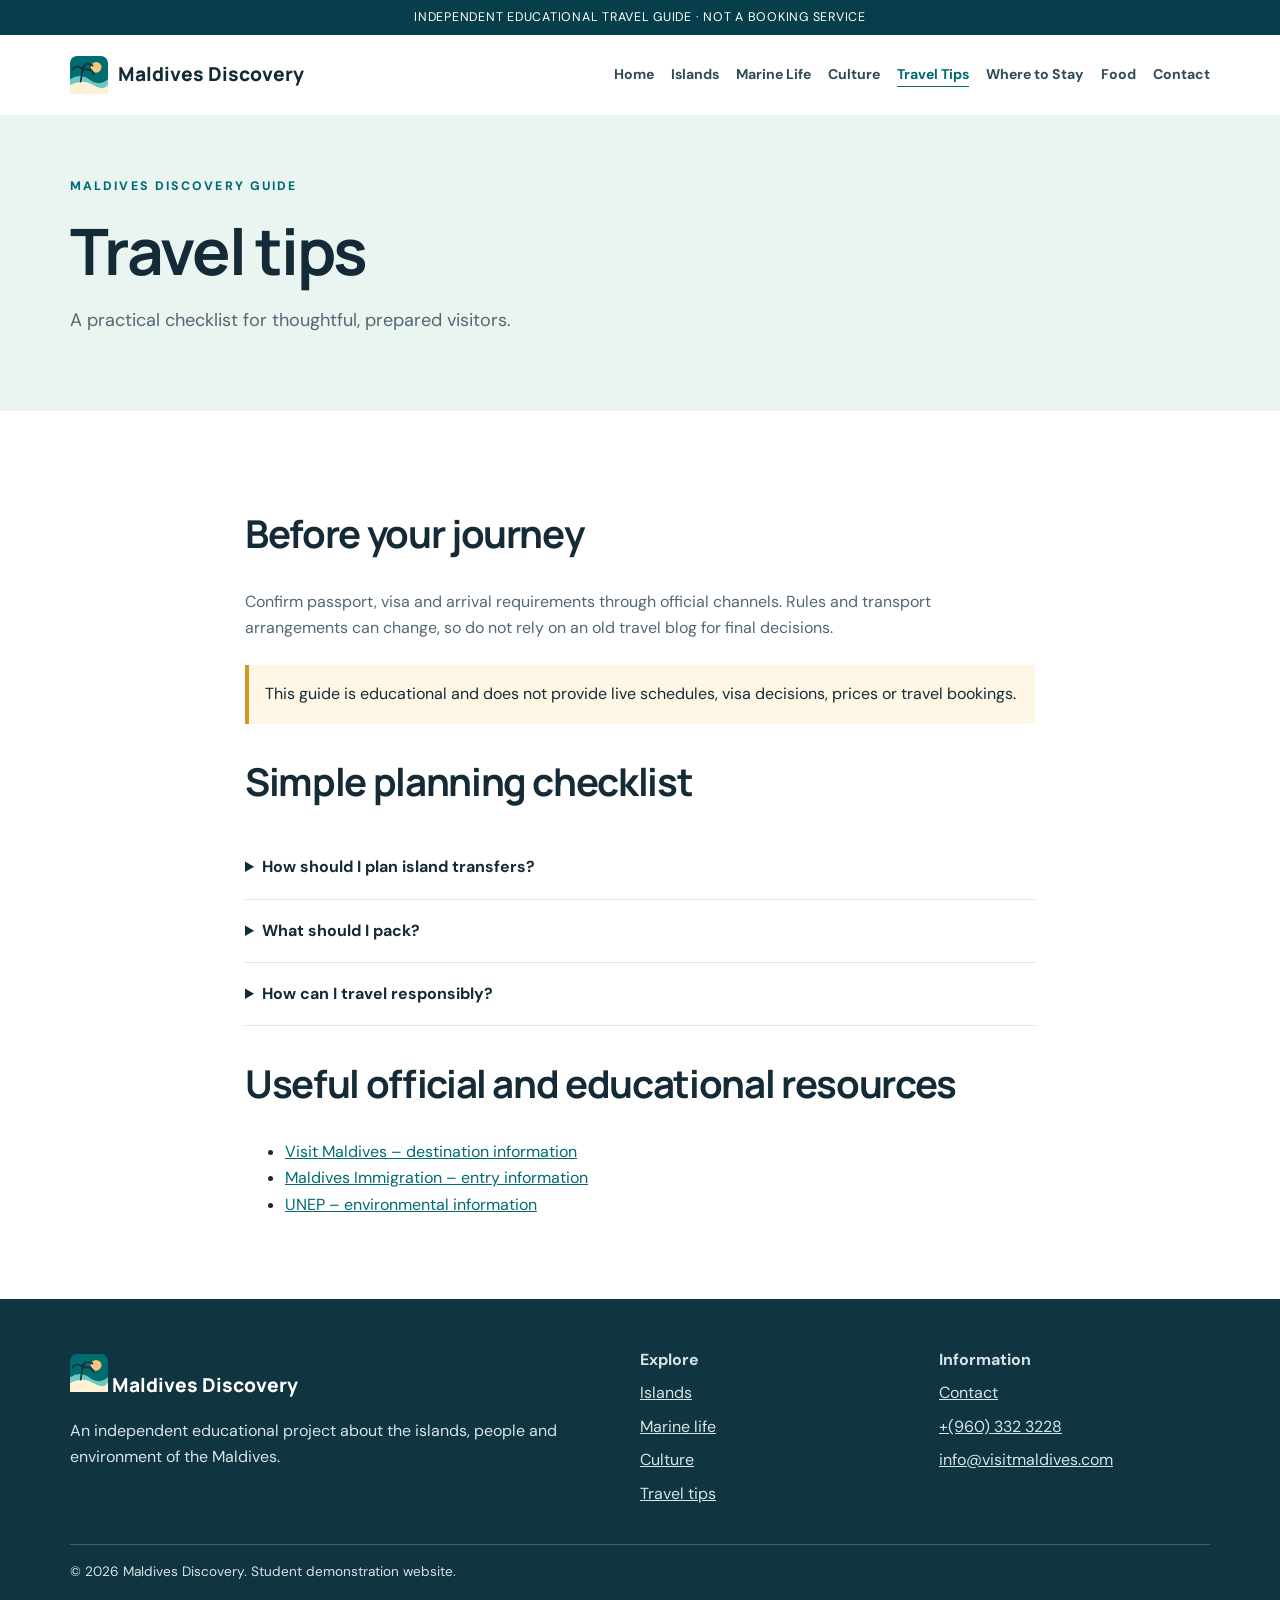
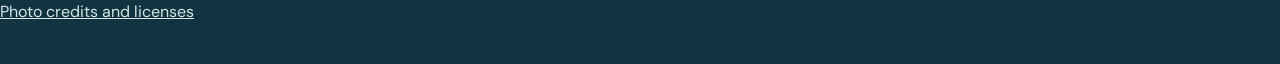
<file: travel.html>
<!DOCTYPE html>
<html lang="en">

<head>
    <meta charset="utf-8" />
    <meta content="width=device-width,initial-scale=1" name="viewport" />
    <meta content="A practical checklist for thoughtful, prepared visitors." name="description" />
    <title>
        Travel tips | Maldives Discovery
    </title>
    <link href="assets/logo.svg" rel="icon" type="image/svg+xml" />
    <link href="assets/style.css" rel="stylesheet" />
    <script defer="" src="assets/script.js">
    </script>
</head>

<body>
    <a class="skip" href="#main">
        Skip to content
    </a>
    <div class="top">
        INDEPENDENT EDUCATIONAL TRAVEL GUIDE &middot; NOT A BOOKING SERVICE
    </div>
    <div class="container">
        <nav aria-label="Main navigation" class="nav">
            <a class="brand" href="index.html">
                <img alt="" src="assets/logo.svg" />
                Maldives Discovery
            </a>
            <button aria-controls="navlinks" aria-expanded="false" class="menu">
                Menu
            </button>
            <div class="links" id="navlinks">
                <a href="index.html">
                    Home
                </a>
                <a href="islands.html">
                    Islands
                </a>
                <a href="marine.html">
                    Marine Life
                </a>
                <a href="culture.html">
                    Culture
                </a>
                <a aria-current="page" href="travel.html">
                    Travel Tips
                </a>
                <a href="stays.html">
                    Where to Stay
                </a>
                <a href="food.html">
                    Food
                </a>
                <a href="contact.html">
                    Contact
                </a>
            </div>
        </nav>
    </div>
    <main id="main">
        <header class="pagehead">
            <div class="container">
                <span class="eyebrow">
                    Maldives Discovery Guide
                </span>
                <h1>
                    Travel tips
                </h1>
                <p class="lead">
                    A practical checklist for thoughtful, prepared visitors.
                </p>
            </div>
        </header>
        <section class="section">
            <div class="container content">
                <h2>
                    Before your journey
                </h2>
                <p>
                    Confirm passport, visa and arrival requirements through official channels. Rules and transport
                    arrangements can change, so do not rely on an old travel blog for final decisions.
                </p>
                <div class="notice">
                    This guide is educational and does not provide live schedules, visa decisions, prices or travel
                    bookings.
                </div>
                <h2>
                    Simple planning checklist
                </h2>
                <div class="faq">
                    <details>
                        <summary>
                            How should I plan island transfers?
                        </summary>
                        <p>
                            Check whether your accommodation arranges a speedboat, domestic flight or other transfer,
                            and confirm operating days and departure times directly.
                        </p>
                    </details>
                    <details>
                        <summary>
                            What should I pack?
                        </summary>
                        <p>
                            Bring sun protection, light clothing, a reusable water bottle and suitable attire for
                            inhabited islands.
                        </p>
                    </details>
                    <details>
                        <summary>
                            How can I travel responsibly?
                        </summary>
                        <p>
                            Respect local rules, minimize single-use plastic and choose operators that prioritize safety
                            and environmental care.
                        </p>
                    </details>
                </div>
                <h2>
                    Useful official and educational resources
                </h2>
                <ul>
                    <li>
                        <a href="https://visitmaldives.com/" rel="noopener noreferrer" target="_blank">
                            Visit Maldives &ndash; destination information
                        </a>
                    </li>
                    <li>
                        <a href="https://immigration.gov.mv/" rel="noopener noreferrer" target="_blank">
                            Maldives Immigration &ndash; entry information
                        </a>
                    </li>
                    <li>
                        <a href="https://www.unep.org/" rel="noopener noreferrer" target="_blank">
                            UNEP &ndash; environmental information
                        </a>
                    </li>
                </ul>
            </div>
        </section>
    </main>
    <footer class="footer">
        <div class="container">
            <div class="footergrid">
                <div>
                    <a class="brand" href="index.html" style="color:white">
                        <img alt="" src="assets/logo.svg" />
                        Maldives Discovery
                    </a>
                    <p>
                        An independent educational project about the islands, people and environment of the Maldives.
                    </p>
                </div>
                <div>
                    <strong>
                        Explore
                    </strong>
                    <a href="islands.html">
                        Islands
                    </a>
                    <a href="marine.html">
                        Marine life
                    </a>
                    <a href="culture.html">
                        Culture
                    </a>
                    <a href="travel.html">
                        Travel tips
                    </a>
                </div>
                <div>
                    <strong>
                        Information
                    </strong>
                    <a href="contact.html">
                        Contact
                    </a>
                    <a href="tel:+9603323228">
                        +(960) 332 3228
                    </a>
                    <a href="mailto:info@visitmaldives.com">
                        info@visitmaldives.com
                    </a>
                </div>
            </div>
            <div class="footerbottom">
                &copy; 2026 Maldives Discovery. Student demonstration website. 
            </div>
        </div>
        <p>
            <a href="photo-credits.html">
                Photo credits and licenses
            </a>
        </p>
    </footer>
</body>

</html>
</file>
<file: assets/style.css>
@import url('https://fonts.googleapis.com/css2?family=DM+Sans:wght@400;500;600;700&family=Manrope:wght@400;600;700;800&display=swap');

:root {
    --ink: #142b37;
    --muted: #536772;
    --teal: #006c70;
    --pale: #e8f5f2;
    --sand: #faf6ee;
    --line: #dce7e5;
    --white: #fff
}

* {
    box-sizing: border-box
}

html {
    scroll-behavior: smooth
}

body {
    margin: 0;
    background: #fff;
    color: var(--ink);
    font: 16px/1.65 'DM Sans', Arial, sans-serif
}

h1,
h2,
h3 {
    font-family: Manrope, Arial, sans-serif;
    line-height: 1.16;
    letter-spacing: -.035em
}

h1 {
    font-size: clamp(2.5rem, 5vw, 4.8rem);
    margin: .25em 0
}

h2 {
    font-size: clamp(1.7rem, 3vw, 2.65rem)
}

h3 {
    font-size: 1.3rem
}

p {
    color: var(--muted)
}

a {
    color: var(--teal)
}

a:focus-visible,
button:focus-visible,
input:focus-visible,
textarea:focus-visible,
select:focus-visible {
    outline: 3px solid #ffb84d;
    outline-offset: 3px
}

.skip {
    position: absolute;
    top: -60px;
    left: 10px;
    background: white;
    padding: 10px;
    z-index: 100
}

.skip:focus {
    top: 10px
}

.container {
    width: min(1140px, calc(100% - 40px));
    margin: auto
}

.top {
    background: #073e4b;
    color: white;
    text-align: center;
    padding: 7px;
    font-size: .78rem;
    letter-spacing: .06em
}

.nav {
    display: flex;
    align-items: center;
    justify-content: space-between;
    gap: 20px;
    min-height: 80px
}

.brand {
    display: flex;
    align-items: center;
    gap: 10px;
    text-decoration: none;
    color: var(--ink);
    font-family: Manrope;
    font-weight: 800;
    font-size: 1.2rem
}

.brand img {
    width: 38px;
    height: 38px
}

.links {
    display: flex;
    gap: 17px;
    align-items: center;
    flex-wrap: wrap
}

.links a {
    color: #314b56;
    text-decoration: none;
    font-size: .88rem;
    font-weight: 700
}

.links a[aria-current=page],
.links a:hover {
    color: var(--teal);
    text-decoration: underline;
    text-underline-offset: 7px
}

.menu {
    display: none
}

.hero {
    background: linear-gradient(120deg, #e8f5f2, #f9f7ee);
    padding: 75px 0 85px;
    overflow: hidden
}

.hero-inner {
    display: grid;
    grid-template-columns: 1fr 1fr;
    align-items: center;
    gap: 50px
}

.eyebrow {
    color: var(--teal);
    font-size: .77rem;
    text-transform: uppercase;
    letter-spacing: .17em;
    font-weight: 800
}

.lead {
    font-size: 1.13rem;
    max-width: 580px
}

.hero-art {
    width: 100%;
    filter: drop-shadow(0 20px 25px #0d4b4c20)
}

.btn {
    display: inline-block;
    background: var(--teal);
    color: #fff;
    text-decoration: none;
    border: 1px solid var(--teal);
    padding: 12px 19px;
    border-radius: 5px;
    font-weight: 700;
    cursor: pointer;
    font: inherit
}

.btn.secondary {
    background: transparent;
    color: var(--teal)
}

.btn:hover {
    background: #004f53;
    color: white
}

.actions {
    display: flex;
    gap: 12px;
    flex-wrap: wrap;
    margin-top: 26px
}

.section {
    padding: 65px 0
}

.section.alt {
    background: var(--sand)
}

.intro {
    max-width: 720px;
    margin-bottom: 28px
}

.grid {
    display: grid;
    grid-template-columns: repeat(3, 1fr);
    gap: 22px
}

.card {
    background: #fff;
    border: 1px solid var(--line);
    border-radius: 9px;
    overflow: hidden
}

.card img {
    display: block;
    width: 100%;
    aspect-ratio: 1.6;
    object-fit: cover
}

.card-content {
    padding: 21px
}

.card h3 {
    margin: 0 0 7px
}

.card p {
    margin: 0 0 12px
}

.tag {
    display: inline-block;
    color: #006c70;
    background: var(--pale);
    padding: 4px 9px;
    font-size: .74rem;
    font-weight: 700;
    border-radius: 3px
}

.pagehead {
    background: #eaf5f2;
    padding: 57px 0
}

.pagehead p {
    max-width: 690px
}

.split {
    display: grid;
    grid-template-columns: 1fr 1fr;
    gap: 42px;
    align-items: center
}

.split img {
    width: 100%;
    border-radius: 9px
}

.facts {
    display: grid;
    grid-template-columns: repeat(3, 1fr);
    gap: 15px
}

.fact {
    border-left: 3px solid var(--teal);
    padding: 12px 16px;
    background: #f4faf8
}

.notice {
    background: #fff7e6;
    border-left: 4px solid #d79621;
    padding: 16px;
    margin: 24px 0
}

.filterbar {
    display: flex;
    gap: 10px;
    flex-wrap: wrap;
    margin: 20px 0
}

.filterbar button {
    padding: 9px 16px;
    background: white;
    border: 1px solid #b8d0ca;
    border-radius: 4px;
    cursor: pointer
}

.filterbar button.active {
    background: var(--teal);
    color: white
}

.field {
    margin-bottom: 17px
}

.field label {
    display: block;
    font-weight: 700;
    margin-bottom: 5px
}

.field input,
.field select,
.field textarea {
    width: 100%;
    padding: 12px;
    border: 1px solid #a8bdc0;
    border-radius: 4px;
    font: inherit
}

.field small {
    color: #536772
}

.form-wrap {
    max-width: 700px;
    background: white;
    padding: 28px;
    border: 1px solid var(--line);
    border-radius: 8px
}

.error {
    color: #a52626;
    font-size: .88rem
}

.success {
    color: #075c3f;
    background: #e7f7ed;
    padding: 12px;
    margin-top: 14px
}

.faq details {
    padding: 18px 0;
    border-bottom: 1px solid var(--line)
}

.faq summary {
    cursor: pointer;
    font-weight: 700
}

.footer {
    background: #103440;
    color: #d5e5e7;
    padding: 48px 0 22px
}

.footer p,
.footer a {
    color: #d5e5e7
}

.footergrid {
    display: grid;
    grid-template-columns: 2fr 1fr 1fr;
    gap: 28px
}

.footer a {
    display: block;
    margin: 7px 0
}

.footerbottom {
    border-top: 1px solid #3c6069;
    margin-top: 30px;
    padding-top: 16px;
    font-size: .85rem
}

.tiny {
    font-size: .85rem
}

.content {
    max-width: 790px
}

.content h2 {
    margin-top: 36px
}

@media(max-width:800px) {
    .menu {
        display: block;
        background: #fff;
        border: 1px solid var(--line);
        padding: 9px 12px
    }

    .nav {
        flex-wrap: wrap;
        padding: 15px 0
    }

    .links {
        display: none;
        width: 100%;
        flex-direction: column;
        align-items: flex-start;
        padding-bottom: 15px
    }

    .links.open {
        display: flex
    }

    .hero-inner,
    .split {
        grid-template-columns: 1fr
    }

    .grid {
        grid-template-columns: repeat(2, 1fr)
    }

    .footergrid {
        grid-template-columns: 1fr 1fr
    }
}

@media(max-width:540px) {

    .grid,
    .facts,
    .footergrid {
        grid-template-columns: 1fr
    }

    .section {
        padding: 42px 0
    }

    .hero {
        padding: 45px 0
    }
}

@media(prefers-reduced-motion:reduce) {
    html {
        scroll-behavior: auto
    }

    * {
        animation: none !important;
        transition: none !important
    }
}

img {
    max-width: 100%
}

main img:not(.brand img) {
    object-fit: cover
}

.hero img {
    object-fit: cover;
    min-height: 340px;
    max-height: 570px;
    width: 100%;
    border-radius: 14px
}

.card img {
    width: 100%;
    aspect-ratio: 1.55;
    object-fit: cover
}

.feature img {
    width: 100%;
    object-fit: cover
}

.section {
    padding-top: 65px;
    padding-bottom: 65px
}

@media(max-width:700px) {
    .hero img {
        min-height: 230px
    }
}
</file>
